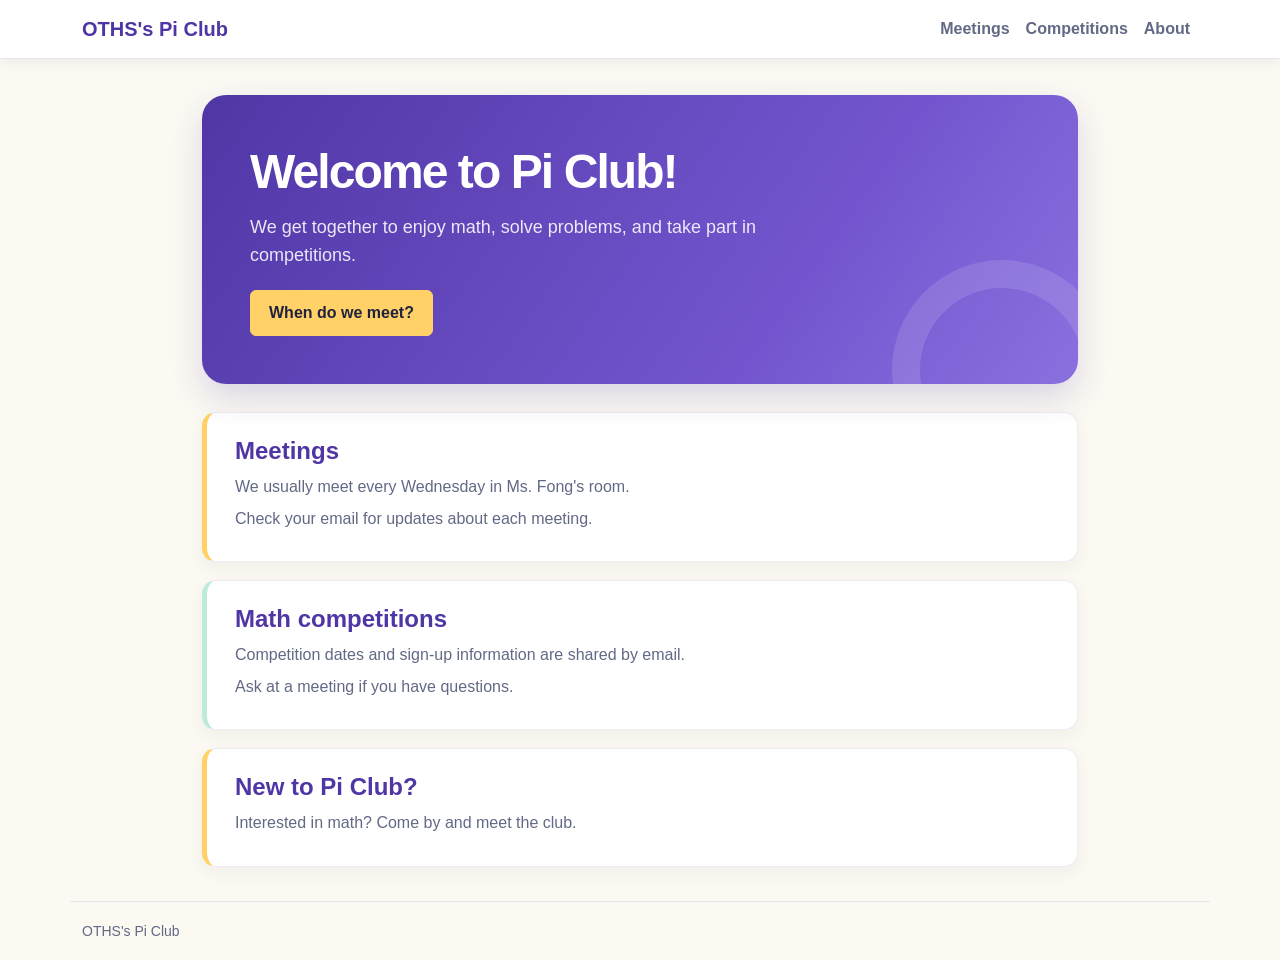
<file: index.html>
<!doctype html>
<html lang="en">
  <head>
    <meta charset="utf-8">
    <meta name="viewport" content="width=device-width, initial-scale=1">
    <meta name="description" content="Meeting and competition information for OTHS's Pi Club.">
    <title>OTHS's Pi Club</title>
    <link
      href="https://cdn.jsdelivr.net/npm/bootstrap@5.3.3/dist/css/bootstrap.min.css"
      rel="stylesheet"
      integrity="sha384-QWTKZyjpPEjISv5WaRU9OFeRpok6YctnYmDr5pNlyT2bRjXh0JMhjY6hW+ALEwIH"
      crossorigin="anonymous"
    >
    <link rel="stylesheet" href="styles.css">
  </head>
  <body>
    <nav class="navbar navbar-expand-lg bg-light border-bottom">
      <div class="container">
        <a class="navbar-brand" href="index.html">OTHS's Pi Club</a>
        <button
          class="navbar-toggler"
          type="button"
          data-bs-toggle="collapse"
          data-bs-target="#mainNavbar"
          aria-controls="mainNavbar"
          aria-expanded="false"
          aria-label="Toggle navigation"
        >
          <span class="navbar-toggler-icon"></span>
        </button>
        <div class="collapse navbar-collapse" id="mainNavbar">
          <ul class="navbar-nav ms-auto">
            <li class="nav-item"><a class="nav-link" href="index.html#meetings">Meetings</a></li>
            <li class="nav-item"><a class="nav-link" href="index.html#competitions">Competitions</a></li>
            <li class="nav-item"><a class="nav-link" href="about.html">About</a></li>
          </ul>
        </div>
      </div>
    </nav>

    <main class="container site-content">
      <section class="intro">
        <h1>Welcome to Pi Club!</h1>
        <p>We get together to enjoy math, solve problems, and take part in competitions.</p>
        <a class="btn btn-success" href="#meetings">When do we meet?</a>
      </section>

      <section class="info" id="meetings">
        <h2>Meetings</h2>
        <p>We usually meet every Wednesday in Ms. Fong's room.</p>
        <p>Check your email for updates about each meeting.</p>
      </section>

      <section class="info" id="competitions">
        <h2>Math competitions</h2>
        <p>Competition dates and sign-up information are shared by email.</p>
        <p>Ask at a meeting if you have questions.</p>
      </section>

      <section class="info">
        <h2>New to Pi Club?</h2>
        <p>Interested in math? Come by and meet the club.</p>
      </section>
    </main>

    <footer class="container site-footer">
      <p>OTHS's Pi Club</p>
    </footer>
    <script
      src="https://cdn.jsdelivr.net/npm/bootstrap@5.3.3/dist/js/bootstrap.bundle.min.js"
      integrity="sha384-YvpcrYf0tY3lHB60NNkmXc5s9fDVZLESaAA55NDzOxhy9GkcIdslK1eN7N6jIeHz"
      crossorigin="anonymous"
    ></script>
  </body>
</html>
</file>
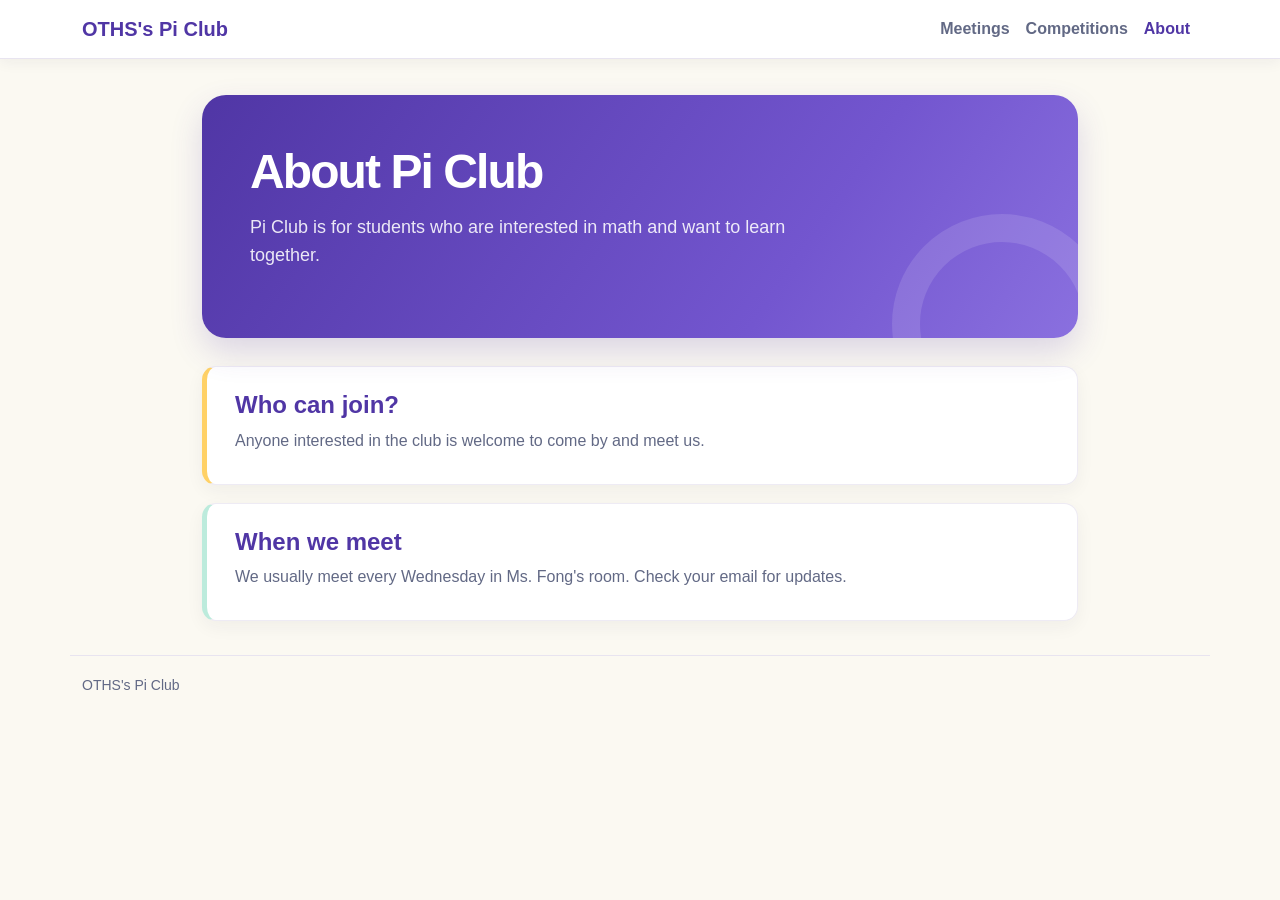
<file: about.html>
<!doctype html>
<html lang="en">
  <head>
    <meta charset="utf-8">
    <meta name="viewport" content="width=device-width, initial-scale=1">
    <meta name="description" content="Learn about OTHS's Pi Club.">
    <title>About Pi Club</title>
    <link
      href="https://cdn.jsdelivr.net/npm/bootstrap@5.3.3/dist/css/bootstrap.min.css"
      rel="stylesheet"
      integrity="sha384-QWTKZyjpPEjISv5WaRU9OFeRpok6YctnYmDr5pNlyT2bRjXh0JMhjY6hW+ALEwIH"
      crossorigin="anonymous"
    >
    <link rel="stylesheet" href="styles.css">
  </head>
  <body>
    <nav class="navbar navbar-expand-lg bg-light border-bottom">
      <div class="container">
        <a class="navbar-brand" href="index.html">OTHS's Pi Club</a>
        <button
          class="navbar-toggler"
          type="button"
          data-bs-toggle="collapse"
          data-bs-target="#mainNavbar"
          aria-controls="mainNavbar"
          aria-expanded="false"
          aria-label="Toggle navigation"
        >
          <span class="navbar-toggler-icon"></span>
        </button>
        <div class="collapse navbar-collapse" id="mainNavbar">
          <ul class="navbar-nav ms-auto">
            <li class="nav-item"><a class="nav-link" href="index.html#meetings">Meetings</a></li>
            <li class="nav-item"><a class="nav-link" href="index.html#competitions">Competitions</a></li>
            <li class="nav-item"><a class="nav-link active" aria-current="page" href="about.html">About</a></li>
          </ul>
        </div>
      </div>
    </nav>

    <main class="container site-content">
      <section class="intro">
        <h1>About Pi Club</h1>
        <p>Pi Club is for students who are interested in math and want to learn together.</p>
      </section>
      <section class="info">
        <h2>Who can join?</h2>
        <p>Anyone interested in the club is welcome to come by and meet us.</p>
      </section>
      <section class="info">
        <h2>When we meet</h2>
        <p>We usually meet every Wednesday in Ms. Fong's room. Check your email for updates.</p>
      </section>
    </main>

    <footer class="container site-footer">
      <p>OTHS's Pi Club</p>
    </footer>
    <script
      src="https://cdn.jsdelivr.net/npm/bootstrap@5.3.3/dist/js/bootstrap.bundle.min.js"
      integrity="sha384-YvpcrYf0tY3lHB60NNkmXc5s9fDVZLESaAA55NDzOxhy9GkcIdslK1eN7N6jIeHz"
      crossorigin="anonymous"
    ></script>
  </body>
</html>
</file>
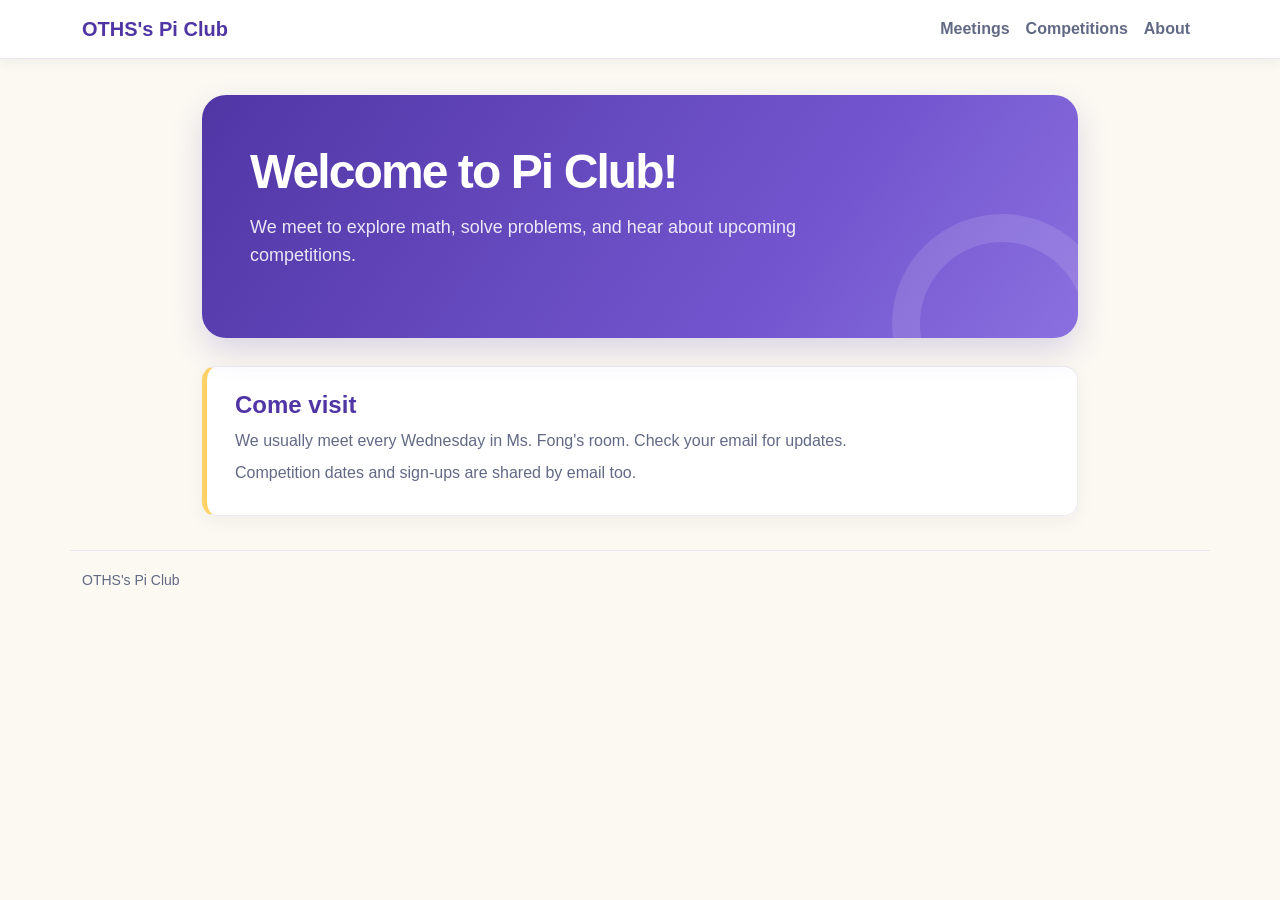
<file: intro[age.html>
<!doctype html>
<html lang="en">
  <head>
    <meta charset="utf-8">
    <meta name="viewport" content="width=device-width, initial-scale=1">
    <meta name="description" content="An introduction to OTHS's Pi Club.">
    <title>Welcome to Pi Club</title>
    <link
      href="https://cdn.jsdelivr.net/npm/bootstrap@5.3.3/dist/css/bootstrap.min.css"
      rel="stylesheet"
      integrity="sha384-QWTKZyjpPEjISv5WaRU9OFeRpok6YctnYmDr5pNlyT2bRjXh0JMhjY6hW+ALEwIH"
      crossorigin="anonymous"
    >
    <link rel="stylesheet" href="styles.css">
  </head>
  <body>
    <nav class="navbar navbar-expand-lg bg-light border-bottom">
      <div class="container">
        <a class="navbar-brand" href="index.html">OTHS's Pi Club</a>
        <button
          class="navbar-toggler"
          type="button"
          data-bs-toggle="collapse"
          data-bs-target="#mainNavbar"
          aria-controls="mainNavbar"
          aria-expanded="false"
          aria-label="Toggle navigation"
        >
          <span class="navbar-toggler-icon"></span>
        </button>
        <div class="collapse navbar-collapse" id="mainNavbar">
          <ul class="navbar-nav ms-auto">
            <li class="nav-item"><a class="nav-link" href="index.html#meetings">Meetings</a></li>
            <li class="nav-item"><a class="nav-link" href="index.html#competitions">Competitions</a></li>
            <li class="nav-item"><a class="nav-link" href="about.html">About</a></li>
          </ul>
        </div>
      </div>
    </nav>

    <main class="container site-content">
      <section class="intro">
        <h1>Welcome to Pi Club!</h1>
        <p>We meet to explore math, solve problems, and hear about upcoming competitions.</p>
      </section>
      <section class="info">
        <h2>Come visit</h2>
        <p>We usually meet every Wednesday in Ms. Fong's room. Check your email for updates.</p>
        <p>Competition dates and sign-ups are shared by email too.</p>
      </section>
    </main>

    <footer class="container site-footer">
      <p>OTHS's Pi Club</p>
    </footer>
    <script
      src="https://cdn.jsdelivr.net/npm/bootstrap@5.3.3/dist/js/bootstrap.bundle.min.js"
      integrity="sha384-YvpcrYf0tY3lHB60NNkmXc5s9fDVZLESaAA55NDzOxhy9GkcIdslK1eN7N6jIeHz"
      crossorigin="anonymous"
    ></script>
  </body>
</html>
</file>
<file: styles.css>
:root {
  --ink: #20233f;
  --muted: #626985;
  --plum: #5036a5;
  --plum-dark: #382477;
  --mint: #bcebdc;
  --gold: #ffd166;
  --paper: #fbf9f2;
  --white: #fff;
}

body {
  color: var(--ink);
  background: var(--paper);
  font-family: Arial, sans-serif;
  line-height: 1.6;
}

.navbar.bg-light {
  background-color: var(--white) !important;
  border-bottom-color: #e8e4f0 !important;
  box-shadow: 0 3px 14px rgb(32 35 63 / 6%);
}

.navbar-brand {
  color: var(--plum);
  font-weight: 700;
}

.navbar-brand:hover,
.navbar-brand:focus {
  color: var(--plum-dark);
}

.navbar .nav-link {
  color: var(--muted);
  font-weight: 600;
  transition: color 160ms ease;
}

.navbar .nav-link:hover,
.navbar .nav-link:focus,
.navbar .nav-link.active {
  color: var(--plum);
}

.site-content {
  max-width: 900px;
}

.intro {
  position: relative;
  overflow: hidden;
  margin: 36px 0 28px;
  padding: 48px;
  border-radius: 24px;
  background: linear-gradient(125deg, var(--plum) 0%, #7356cf 68%, #8a70df 100%);
  box-shadow: 0 14px 32px rgb(80 54 165 / 18%);
  color: var(--white);
}

.intro::after {
  position: absolute;
  right: -34px;
  bottom: -96px;
  width: 220px;
  height: 220px;
  border: 28px solid rgb(255 255 255 / 12%);
  border-radius: 50%;
  content: "";
}

.intro h1 {
  position: relative;
  z-index: 1;
  margin-bottom: 12px;
  font-size: clamp(2rem, 5vw, 3rem);
  font-weight: 750;
  letter-spacing: -0.04em;
}

.intro p {
  position: relative;
  z-index: 1;
  max-width: 600px;
  margin-bottom: 20px;
  color: rgb(255 255 255 / 88%);
  font-size: 18px;
}

.intro .btn-success {
  position: relative;
  z-index: 1;
  padding: 10px 18px;
  border-color: var(--gold);
  background-color: var(--gold);
  color: var(--ink);
  font-weight: 700;
}

.intro .btn-success:hover,
.intro .btn-success:focus {
  border-color: #ffbf3f;
  background-color: #ffbf3f;
  color: var(--ink);
}

.info {
  margin: 18px 0;
  padding: 24px 28px;
  border: 1px solid #eeebf4;
  border-left: 5px solid var(--mint);
  border-radius: 14px;
  background: var(--white);
  box-shadow: 0 6px 18px rgb(32 35 63 / 5%);
}

.info:nth-of-type(even) {
  border-left-color: var(--gold);
}

.info h2 {
  margin-bottom: 8px;
  color: var(--plum);
  font-size: 24px;
  font-weight: 700;
}

.info p {
  margin: 6px 0;
  color: var(--muted);
}

.site-footer {
  margin-top: 34px;
  padding-top: 18px;
  padding-bottom: 18px;
  border-top: 1px solid #e8e4f0;
  color: var(--muted);
  font-size: 14px;
}

.site-footer p {
  margin: 0;
}

@media (max-width: 575.98px) {
  .intro {
    margin-top: 24px;
    padding: 34px 26px;
    border-radius: 18px;
  }

  .info {
    padding: 20px;
  }
}
</file>
